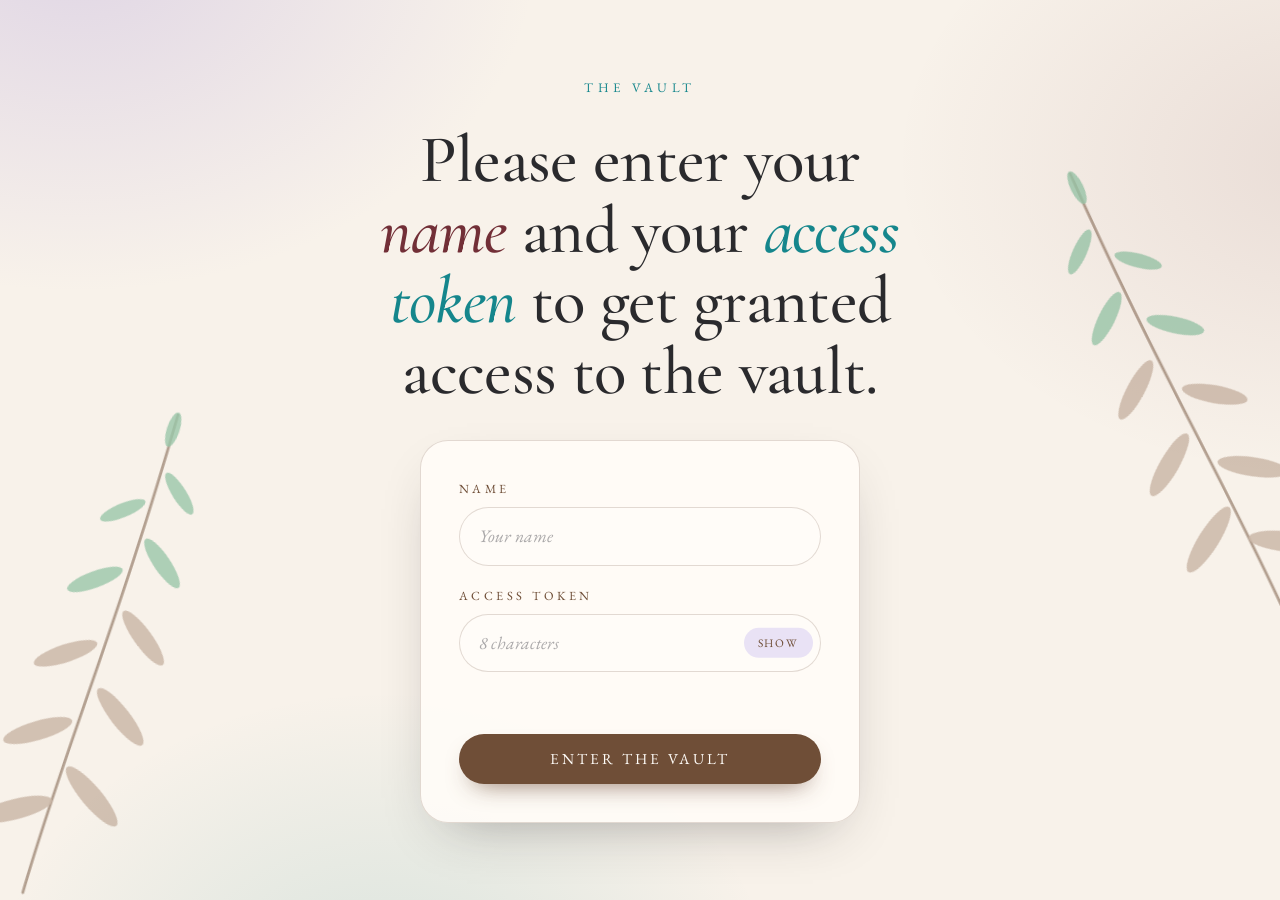
<file: index.html>
<!doctype html>
<html lang="en">
<head>
  <meta charset="utf-8">
  <meta name="viewport" content="width=device-width, initial-scale=1, viewport-fit=cover">
  <title>The Vault</title>
  <meta name="description" content="A private little corner of the internet.">
  <meta name="robots" content="noindex, nofollow">
  <meta name="theme-color" content="#f8f2ea">
  <link rel="icon" href="images/favicon.svg" type="image/svg+xml">
  <link rel="preconnect" href="https://fonts.googleapis.com">
  <link rel="preconnect" href="https://fonts.gstatic.com" crossorigin>
  <link href="https://fonts.googleapis.com/css2?family=Cormorant+Garamond:ital,wght@0,400;0,500;0,600;0,700;1,400;1,500;1,600&family=EB+Garamond:ital,wght@0,400;0,500;1,400&display=swap" rel="stylesheet">
  <link rel="stylesheet" href="css/style.css">
  <link rel="stylesheet" href="css/login.css">
</head>
<body class="login-body">
  <noscript><div class="noscript-msg">The vault needs JavaScript switched on to open.</div></noscript>

  <img class="sprig sprig--left" src="images/decor/sprig.svg" alt="" aria-hidden="true">
  <img class="sprig sprig--right" src="images/decor/sprig.svg" alt="" aria-hidden="true">

  <main class="page login" id="login-page">
    <p class="eyebrow">The Vault</p>
    <h1 class="login__title">
      Please enter your <em>name</em> and your <em>access token</em> to get granted access to the vault.
    </h1>

    <form id="login-form" class="login-card" autocomplete="off" novalidate>
      <div class="field">
        <label for="name">Name</label>
        <input id="name" name="visitor-name" type="text" inputmode="text" autocomplete="off"
               autocapitalize="words" spellcheck="false" placeholder="Your name" required>
      </div>

      <div class="field">
        <label for="token">Access token</label>
        <div class="field__row">
          <input id="token" name="vault-token" type="password" autocomplete="new-password"
                 autocapitalize="off" autocorrect="off" spellcheck="false" placeholder="8 characters" required>
          <button type="button" id="toggle-token" class="field__toggle" aria-label="Show access token" aria-pressed="false">Show</button>
        </div>
      </div>

      <p id="form-hint" class="hint" role="status" aria-live="polite"></p>

      <button type="submit" id="submit" class="pill-btn">Enter the vault</button>
    </form>
  </main>

  <!-- Welcome window (shown after a verified token) -->
  <div class="modal-backdrop" id="welcome-modal" hidden>
    <div class="modal modal--welcome" role="dialog" aria-modal="true" aria-labelledby="welcome-title">
      <div class="modal__icon" aria-hidden="true">
        <svg viewBox="0 0 24 24" fill="none" stroke="currentColor" stroke-width="1.6" stroke-linecap="round" stroke-linejoin="round"><path d="M12 21s-7-4.6-9.2-9.2C1.2 8.4 3 5 6.4 5c2 0 3.5 1.1 4.3 2.6h2.6C14.100 6.100 15.600 5 17.600 5 21 5 22.800 8.400 21.200 11.800 19 16.400 12 21 12 21z"/></svg>
      </div>
      <h2 id="welcome-title"></h2>
      <p class="welcome-sub">We’ll be redirecting you to the vault soon</p>
      <div class="progress" aria-hidden="true"><span></span></div>
    </div>
  </div>

  <!-- Access denied window -->
  <div class="modal-backdrop" id="denied-modal" hidden>
    <div class="modal modal--denied" role="alertdialog" aria-modal="true" aria-labelledby="denied-title" aria-describedby="denied-text">
      <div class="modal__icon" aria-hidden="true">
        <svg viewBox="0 0 24 24" fill="none" stroke="currentColor" stroke-width="1.7" stroke-linecap="round" stroke-linejoin="round"><path d="M12 3l7.500 3v5.500c0 4.500-3 8-7.500 9.500C7.500 19.500 4.500 16 4.500 11.500V6L12 3z"/><path d="M9.200 9.200l5.600 5.600M14.800 9.200l-5.600 5.600"/></svg>
      </div>
      <h2 id="denied-title">Access denied</h2>
      <p id="denied-text">You do not have permission to enter the vault. Please double-check your access token to make sure it was entered correctly and try again. If it still does not work, you do not have access to the vault.</p>
      <button type="button" class="pill-btn" id="denied-close">Try again</button>
    </div>
  </div>

  <script src="js/auth-data.js"></script>
  <script src="js/auth.js"></script>
  <script src="js/login.js"></script>
</body>
</html>
</file>
<file: css/style.css>
/* ==========================================================
   style.css - shared look & feel (palette, type, nav, modals)
   Palette: Coffee Brown, Charcoal Black, Lavender Purple,
            Wine Red, Tropical Greenish Blue, Tropical Green
   ========================================================== */

:root {
  --coffee: #6f4e37;
  --coffee-soft: #a08068;
  --charcoal: #2a2a2d;
  --charcoal-soft: #55555c;
  --lavender: #b9a9dd;
  --lavender-soft: #e9e2f5;
  --wine: #722f37;
  --wine-soft: #f2e0e2;
  --teal: #15868c;
  --teal-soft: #dbeff0;
  --green: #3e9b6a;
  --green-soft: #def1e6;

  --cream: #f8f2ea;
  --paper: #fffcf8;
  --line: rgba(111, 78, 55, 0.2);

  --alert: #b3202a;
  --alert-soft: #fbe9ea;

  --font-display: "Cormorant Garamond", "Cormorant", Garamond, "EB Garamond", "Times New Roman", serif;
  --font-body: "EB Garamond", Garamond, "Cormorant Garamond", "Times New Roman", serif;

  --radius: 20px;
  --shadow: 0 22px 55px -28px rgba(42, 42, 45, 0.45);
  --gutter: clamp(16px, 4vw, 48px);
}

*, *::before, *::after { box-sizing: border-box; }

html { -webkit-text-size-adjust: 100%; scroll-behavior: smooth; }

body {
  margin: 0;
  min-height: 100vh;
  min-height: 100dvh;
  font-family: var(--font-body);
  font-size: clamp(1.08rem, 0.35vw + 1rem, 1.25rem);
  line-height: 1.6;
  color: var(--charcoal);
  background-color: var(--cream);
  background-image:
    radial-gradient(60vmax 45vmax at 6% -6%, rgba(185, 169, 221, 0.38), transparent 60%),
    radial-gradient(55vmax 40vmax at 104% 18%, rgba(114, 47, 55, 0.11), transparent 62%),
    radial-gradient(50vmax 40vmax at 30% 112%, rgba(21, 134, 140, 0.14), transparent 62%);
  background-attachment: fixed;
  -webkit-font-smoothing: antialiased;
  text-rendering: optimizeLegibility;
  overflow-x: hidden;
}

h1, h2, h3 { font-family: var(--font-display); font-weight: 500; line-height: 1.05; margin: 0; }
p { margin: 0; }
a { color: inherit; }
img { max-width: 100%; display: block; }
button, input { font: inherit; color: inherit; }
:focus-visible { outline: 2px solid var(--teal); outline-offset: 3px; border-radius: 6px; }

.eyebrow {
  font-family: var(--font-body);
  font-size: 0.82rem;
  letter-spacing: 0.34em;
  text-transform: uppercase;
  color: var(--teal);
}

.num { font-feature-settings: "lnum" 1, "tnum" 1; font-variant-numeric: lining-nums tabular-nums; }

/* decorative sprigs in the page corners */
.sprig {
  position: fixed;
  z-index: 0;
  width: clamp(110px, 20vw, 260px);
  opacity: 0.5;
  pointer-events: none;
}
.sprig--left { left: -2vw; bottom: -2vh; transform: rotate(18deg); }
.sprig--right { right: -2vw; top: 14vh; transform: rotate(-26deg) scaleX(-1); }

.page { position: relative; z-index: 1; }

.pill-btn {
  display: inline-flex;
  align-items: center;
  justify-content: center;
  gap: 0.6em;
  padding: 0.85em 2.1em;
  border: 0;
  border-radius: 999px;
  background: var(--coffee);
  color: var(--paper);
  font-size: 0.95rem;
  letter-spacing: 0.2em;
  text-transform: uppercase;
  cursor: pointer;
  transition: transform 0.2s ease, background 0.2s ease, box-shadow 0.2s ease;
  box-shadow: 0 12px 26px -14px rgba(111, 78, 55, 0.9);
}
.pill-btn:hover { background: var(--wine); transform: translateY(-2px); }
.pill-btn:active { transform: translateY(0); }
.pill-btn[disabled] { opacity: 0.6; cursor: wait; transform: none; }

/* ---------- navigation ---------- */
.site-nav {
  position: sticky;
  top: 0;
  z-index: 50;
  background: rgba(248, 242, 234, 0.86);
  -webkit-backdrop-filter: blur(12px);
  backdrop-filter: blur(12px);
  border-bottom: 1px solid var(--line);
}
.site-nav__inner {
  max-width: 1280px;
  margin: 0 auto;
  padding: 14px var(--gutter);
  display: flex;
  align-items: center;
  justify-content: space-between;
  gap: 18px;
}
.site-nav__brand {
  font-family: var(--font-display);
  font-style: italic;
  font-size: 1.55rem;
  color: var(--wine);
  text-decoration: none;
  white-space: nowrap;
}
.site-nav__links {
  list-style: none;
  margin: 0;
  padding: 0;
  display: flex;
  align-items: center;
  gap: clamp(16px, 3vw, 44px);
}
.site-nav__links a,
.site-nav__links button.nav-link {
  background: none;
  border: 0;
  padding: 6px 2px;
  font-size: 0.82rem;
  letter-spacing: 0.22em;
  text-transform: uppercase;
  color: var(--coffee);
  text-decoration: none;
  cursor: pointer;
  position: relative;
  white-space: nowrap;
}
.site-nav__links a::after,
.site-nav__links button.nav-link::after {
  content: "";
  position: absolute;
  left: 0; right: 0; bottom: 0;
  height: 1px;
  background: var(--wine);
  transform: scaleX(0);
  transition: transform 0.25s ease;
}
.site-nav__links a:hover::after,
.site-nav__links button.nav-link:hover::after,
.site-nav__links [aria-current="page"]::after { transform: scaleX(1); }
.site-nav__links [aria-current="page"] { color: var(--wine); }

.has-sub { position: relative; }
.has-sub .caret { display: inline-block; margin-left: 0.35em; font-size: 0.7em; transition: transform 0.2s; }
.has-sub[data-open="true"] .caret { transform: rotate(180deg); }
.sub {
  list-style: none;
  margin: 0;
  padding: 10px;
  position: absolute;
  top: calc(100% + 10px);
  left: 50%;
  min-width: 180px;
  transform: translateX(-50%) translateY(6px);
  background: var(--paper);
  border: 1px solid var(--line);
  border-radius: 14px;
  box-shadow: var(--shadow);
  opacity: 0;
  visibility: hidden;
  transition: opacity 0.2s, transform 0.2s, visibility 0.2s;
}
.has-sub[data-open="true"] .sub,
.has-sub:hover .sub,
.has-sub:focus-within .sub { opacity: 1; visibility: visible; transform: translateX(-50%) translateY(0); }
.sub a { display: block; padding: 10px 14px; border-radius: 10px; text-align: center; }
.sub a:hover { background: var(--lavender-soft); }
.sub a::after { display: none; }

.site-nav__leave {
  background: none;
  border: 1px solid var(--line);
  border-radius: 999px;
  padding: 7px 18px;
  font-size: 0.74rem;
  letter-spacing: 0.2em;
  text-transform: uppercase;
  color: var(--charcoal-soft);
  cursor: pointer;
  transition: background 0.2s, color 0.2s;
  white-space: nowrap;
}
.site-nav__leave:hover { background: var(--charcoal); color: var(--paper); }

.nav-toggle {
  display: none;
  width: 44px; height: 44px;
  background: none;
  border: 1px solid var(--line);
  border-radius: 50%;
  cursor: pointer;
  position: relative;
}
.nav-toggle span, .nav-toggle span::before, .nav-toggle span::after {
  content: "";
  position: absolute;
  left: 12px; right: 12px;
  height: 2px;
  background: var(--coffee);
  transition: transform 0.25s, opacity 0.25s;
}
.nav-toggle span { top: 21px; }
.nav-toggle span::before { left: 0; right: 0; top: -6px; }
.nav-toggle span::after { left: 0; right: 0; top: 6px; }
.site-nav[data-menu="open"] .nav-toggle span { background: transparent; }
.site-nav[data-menu="open"] .nav-toggle span::before { transform: translateY(6px) rotate(45deg); }
.site-nav[data-menu="open"] .nav-toggle span::after { transform: translateY(-6px) rotate(-45deg); }

@media (max-width: 860px) {
  .nav-toggle { display: block; }
  .site-nav__inner { flex-wrap: wrap; }
  .site-nav__panel {
    display: none;
    width: 100%;
    flex-direction: column;
    align-items: stretch;
    gap: 6px;
    padding: 10px 0 14px;
  }
  .site-nav[data-menu="open"] .site-nav__panel { display: flex; }
  .site-nav__links { flex-direction: column; align-items: stretch; gap: 2px; }
  .site-nav__links a, .site-nav__links button.nav-link {
    display: block;
    width: 100%;
    text-align: left;
    padding: 13px 4px;
    font-size: 0.9rem;
  }
  .site-nav__links a::after, .site-nav__links button.nav-link::after { display: none; }
  .has-sub .sub {
    position: static;
    transform: none;
    opacity: 1;
    visibility: visible;
    display: none;
    box-shadow: none;
    border: 0;
    border-left: 2px solid var(--lavender);
    border-radius: 0;
    background: transparent;
    margin: 0 0 6px 8px;
    padding: 0 0 0 10px;
  }
  .has-sub[data-open="true"] .sub { display: block; transform: none; }
  .has-sub:hover .sub, .has-sub:focus-within .sub { transform: none; }
  .sub a { text-align: left; }
  .site-nav__leave { align-self: flex-start; }
}

/* ---------- modal windows (login result dialogs) ---------- */
.modal-backdrop {
  position: fixed;
  inset: 0;
  z-index: 200;
  display: grid;
  place-items: center;
  padding: 20px;
  background: rgba(42, 42, 45, 0.5);
  -webkit-backdrop-filter: blur(5px);
  backdrop-filter: blur(5px);
  animation: fade-in 0.3s ease both;
}
.modal-backdrop[hidden] { display: none; }

.modal {
  width: min(520px, 100%);
  background: var(--paper);
  border-radius: 26px;
  padding: clamp(26px, 5vw, 44px);
  text-align: center;
  box-shadow: 0 40px 90px -30px rgba(0, 0, 0, 0.55);
  animation: pop-in 0.5s cubic-bezier(0.2, 0.9, 0.25, 1.15) both;
}
.modal h2 { font-size: clamp(1.9rem, 5vw, 2.6rem); margin-bottom: 12px; }
.modal p { color: var(--charcoal-soft); }

.modal--denied {
  border: 2px solid var(--alert);
  background: linear-gradient(var(--alert-soft), var(--paper) 70%);
}
.modal--denied h2 { color: var(--alert); }
.modal--denied .modal__icon { color: var(--alert); background: #fff; border-color: rgba(179, 32, 42, 0.35); }
.modal--denied .pill-btn { background: var(--alert); margin-top: 22px; box-shadow: 0 12px 26px -14px rgba(179, 32, 42, 0.9); }
.modal--denied .pill-btn:hover { background: #8e1820; }

.modal--welcome { border: 1px solid var(--line); }
.modal--welcome h2 { color: var(--wine); }
.modal--welcome .welcome-sub { font-size: 1.15rem; }

.modal__icon {
  width: 68px; height: 68px;
  margin: 0 auto 18px;
  display: grid;
  place-items: center;
  border-radius: 50%;
  border: 1px solid var(--line);
  background: var(--lavender-soft);
  color: var(--teal);
}
.modal__icon svg { width: 32px; height: 32px; }

.progress {
  height: 3px;
  margin-top: 26px;
  border-radius: 3px;
  background: var(--lavender-soft);
  overflow: hidden;
}
.progress span {
  display: block;
  height: 100%;
  width: 0;
  background: linear-gradient(90deg, var(--teal), var(--green));
  animation: fill var(--redirect, 3.4s) linear forwards;
}

@keyframes fade-in { from { opacity: 0; } to { opacity: 1; } }
@keyframes pop-in { from { opacity: 0; transform: translateY(24px) scale(0.94); } to { opacity: 1; transform: none; } }
@keyframes fill { to { width: 100%; } }

body.no-scroll { overflow: hidden; }

noscript .noscript-msg {
  position: fixed; inset: 0; z-index: 999;
  display: grid; place-items: center; text-align: center;
  padding: 24px; background: var(--cream); font-size: 1.3rem;
}

@media (prefers-reduced-motion: reduce) {
  *, *::before, *::after { animation-duration: 0.01ms !important; animation-iteration-count: 1 !important; transition-duration: 0.01ms !important; scroll-behavior: auto !important; }
}
</file>
<file: css/login.css>
/* login.css - the security page */

.login-body { display: block; }

.login {
  min-height: 100vh;
  min-height: 100dvh;
  display: flex;
  flex-direction: column;
  align-items: center;
  justify-content: center;
  gap: clamp(18px, 3vh, 30px);
  padding: 48px var(--gutter);
  text-align: center;
  transition: opacity 0.5s ease;
}

.login__title {
  max-width: 17ch;
  font-size: clamp(2.1rem, 6.2vw, 4.2rem);
  font-weight: 500;
  letter-spacing: -0.01em;
  color: var(--charcoal);
}
.login__title em { color: var(--wine); font-weight: 500; }
.login__title em:last-of-type { color: var(--teal); }

.login-card {
  width: min(440px, 100%);
  margin-top: 6px;
  padding: clamp(24px, 5vw, 38px);
  background: rgba(255, 252, 248, 0.9);
  border: 1px solid var(--line);
  border-radius: 28px;
  box-shadow: var(--shadow);
  text-align: left;
  display: flex;
  flex-direction: column;
  gap: 20px;
  transform-origin: 50% 60%;
}

.field label {
  display: block;
  margin-bottom: 8px;
  font-size: 0.78rem;
  letter-spacing: 0.28em;
  text-transform: uppercase;
  color: var(--coffee);
}
.field input {
  width: 100%;
  padding: 0.8em 1.1em;
  border: 1px solid var(--line);
  border-radius: 999px;
  background: var(--paper);
  font-size: 1.1rem;
  transition: border-color 0.2s, box-shadow 0.2s;
}
.field input::placeholder { color: rgba(85, 85, 92, 0.5); font-style: italic; }
.field input:focus { outline: none; border-color: var(--teal); box-shadow: 0 0 0 4px rgba(21, 134, 140, 0.15); }
.field__row { position: relative; }
.field__row input { padding-right: 5.2em; }
.field__toggle {
  position: absolute;
  right: 8px; top: 50%;
  transform: translateY(-50%);
  padding: 6px 14px;
  border: 0;
  border-radius: 999px;
  background: var(--lavender-soft);
  color: var(--coffee);
  font-size: 0.72rem;
  letter-spacing: 0.16em;
  text-transform: uppercase;
  cursor: pointer;
}
.field__toggle:hover { background: var(--lavender); }

.hint { min-height: 1.4em; font-size: 0.98rem; color: var(--wine); text-align: center; }

.login-card .pill-btn { width: 100%; }

/* animations */
.login-card.is-shaking { animation: shake 0.5s cubic-bezier(0.36, 0.07, 0.19, 0.97) both; }
.login-card.is-closing { animation: card-close 0.75s cubic-bezier(0.55, 0, 0.7, 0.2) forwards; pointer-events: none; }
.login.is-closing .login__title,
.login.is-closing .eyebrow { animation: fade-up-out 0.6s ease forwards; }

@keyframes shake {
  10%, 90% { transform: translateX(-2px); }
  20%, 80% { transform: translateX(5px); }
  30%, 50%, 70% { transform: translateX(-9px); }
  40%, 60% { transform: translateX(9px); }
}
@keyframes card-close {
  0% { opacity: 1; transform: none; filter: blur(0); }
  100% { opacity: 0; transform: scale(0.82) translateY(34px); filter: blur(6px); }
}
@keyframes fade-up-out {
  to { opacity: 0; transform: translateY(-16px); }
}
</file>
<file: css/journey.css>
/* journey.css - the "Journey So Far" home page */

.journey {
  max-width: 1180px;
  margin: 0 auto;
  padding: clamp(28px, 6vw, 70px) var(--gutter) 90px;
}

.c-wine { color: var(--wine); }
.c-coffee { color: var(--coffee); }
.c-teal { color: var(--teal); }

/* ---------- hero ---------- */
.hero { text-align: center; padding-bottom: clamp(28px, 5vw, 56px); }
.hero__born {
  margin-top: 22px;
  font-family: var(--font-display);
  font-style: italic;
  font-size: 1.35rem;
  color: var(--coffee-soft);
}
.hero__date {
  margin-top: 4px;
  font-size: clamp(2.9rem, 11.5vw, 8.2rem);
  font-weight: 500;
  letter-spacing: -0.02em;
  line-height: 0.98;
}
.hero__today { margin-top: 22px; font-size: 1.15rem; color: var(--charcoal-soft); }
.hero__today strong { color: var(--coffee); font-weight: 500; }
.hero__birthday {
  display: inline-block;
  margin-top: 18px;
  padding: 0.35em 1.4em;
  border-radius: 999px;
  background: var(--wine);
  color: var(--paper);
  font-family: var(--font-display);
  font-style: italic;
  font-size: 1.6rem;
}
.hero__birthday[hidden] { display: none; }

/* ---------- age ---------- */
.age {
  padding: clamp(24px, 4vw, 44px);
  border-radius: 32px;
  background: var(--charcoal);
  color: var(--cream);
  box-shadow: var(--shadow);
  position: relative;
  overflow: hidden;
}
.age::before {
  content: "";
  position: absolute;
  inset: -40% -10% auto auto;
  width: 60%;
  aspect-ratio: 1;
  background: radial-gradient(closest-side, rgba(185, 169, 221, 0.28), transparent);
  pointer-events: none;
}
.age__title {
  text-align: center;
  font-size: clamp(1.4rem, 3vw, 1.9rem);
  font-style: italic;
  color: var(--lavender);
  margin-bottom: clamp(18px, 3vw, 30px);
}
.age__grid {
  position: relative;
  display: grid;
  grid-template-columns: repeat(7, 1fr);
  gap: clamp(8px, 1.6vw, 20px);
}
.age__cell {
  text-align: center;
  padding: 14px 4px;
  border-radius: 18px;
  background: rgba(248, 242, 234, 0.06);
  border: 1px solid rgba(248, 242, 234, 0.1);
}
.age__cell b {
  display: block;
  font-family: var(--font-display);
  font-weight: 500;
  font-size: clamp(1.9rem, 4.6vw, 3.6rem);
  line-height: 1.05;
  min-height: 1.05em;
}
.age__cell span {
  display: block;
  margin-top: 6px;
  font-size: clamp(0.58rem, 1.1vw, 0.76rem);
  letter-spacing: 0.2em;
  text-transform: uppercase;
  color: rgba(248, 242, 234, 0.62);
}
.age__cell--ms b { color: var(--lavender); }

@media (max-width: 760px) {
  .age__grid { grid-template-columns: repeat(4, 1fr); }
  .age__cell--ms { grid-column: span 1; }
}
@media (max-width: 420px) {
  .age__grid { grid-template-columns: repeat(3, 1fr); }
}

/* ---------- counters ---------- */
.stats {
  margin-top: clamp(28px, 5vw, 56px);
  display: grid;
  grid-template-columns: repeat(2, 1fr);
  gap: clamp(14px, 2vw, 24px);
}
.stat {
  --accent: var(--coffee);
  --accent-soft: #efe5dc;
  position: relative;
  padding: 26px 26px 24px;
  border-radius: var(--radius);
  background: rgba(255, 252, 248, 0.88);
  border: 1px solid var(--line);
  box-shadow: 0 16px 40px -30px rgba(42, 42, 45, 0.5);
  overflow: hidden;
  display: flex;
  flex-direction: column;
  gap: 10px;
  transition: transform 0.3s ease, box-shadow 0.3s ease;
}
.stat::before {
  content: "";
  position: absolute;
  left: 0; right: 0; top: 0;
  height: 5px;
  background: var(--accent);
}
.stat:hover { transform: translateY(-3px); box-shadow: 0 22px 44px -28px rgba(42, 42, 45, 0.55); }
.stat--wine { --accent: var(--wine); --accent-soft: var(--wine-soft); }
.stat--teal { --accent: var(--teal); --accent-soft: var(--teal-soft); }
.stat--lavender { --accent: var(--lavender); --accent-soft: var(--lavender-soft); }
.stat--green { --accent: var(--green); --accent-soft: var(--green-soft); }
.stat--coffee { --accent: var(--coffee); --accent-soft: #efe5dc; }
.stat--wide { grid-column: 1 / -1; }

.stat h3 {
  font-family: var(--font-body);
  font-size: 0.8rem;
  font-weight: 500;
  letter-spacing: 0.2em;
  text-transform: uppercase;
  line-height: 1.5;
  color: var(--charcoal-soft);
}
.est {
  font-style: normal;
  color: var(--accent, var(--teal));
  font-size: 1.15em;
  cursor: help;
}
.stat__value {
  font-family: var(--font-display);
  font-weight: 500;
  font-size: clamp(1.8rem, 4.2vw, 2.7rem);
  line-height: 1.1;
  color: var(--charcoal);
  overflow-wrap: anywhere;
  min-height: 1.1em;
}
.stat--wine .stat__value { color: var(--wine); }
.stat--teal .stat__value { color: var(--teal); }
.stat--green .stat__value { color: #2c7d53; }
.stat--coffee .stat__value { color: var(--coffee); }
.stat--lavender .stat__value { color: #7b64b5; }
.stat__note { font-size: 0.98rem; color: var(--charcoal-soft); line-height: 1.45; }

@media (max-width: 720px) { .stats { grid-template-columns: 1fr; } }

/* elections */
.chips { list-style: none; margin: 4px 0 0; padding: 0; display: flex; flex-wrap: wrap; gap: 8px; }
.chips li {
  padding: 5px 14px;
  border-radius: 999px;
  background: var(--accent-soft);
  font-size: 0.95rem;
  color: var(--coffee);
}
.chips li b { font-weight: 500; margin-right: 6px; color: var(--wine); }
.president {
  margin-top: 8px;
  padding-top: 16px;
  border-top: 1px dashed var(--line);
  display: flex;
  flex-wrap: wrap;
  align-items: baseline;
  gap: 6px 14px;
}
.president span { font-size: 0.78rem; letter-spacing: 0.2em; text-transform: uppercase; color: var(--charcoal-soft); }
.president strong { font-family: var(--font-display); font-weight: 500; font-size: 1.7rem; color: var(--charcoal); }
.president em { color: var(--coffee-soft); }

/* eclipses */
.duo { display: grid; grid-template-columns: 1fr 1fr; gap: 14px; }
.duo div { padding: 14px; border-radius: 16px; background: var(--accent-soft); text-align: center; }
.duo b { display: block; font-family: var(--font-display); font-weight: 500; font-size: clamp(2.2rem, 6vw, 3.6rem); line-height: 1.05; color: var(--accent); }
.duo span { font-size: 0.78rem; letter-spacing: 0.2em; text-transform: uppercase; color: var(--charcoal-soft); }

/* ---------- the day itself ---------- */
.day {
  margin-top: clamp(40px, 7vw, 84px);
  padding: clamp(26px, 5vw, 54px);
  border-radius: 32px;
  background: linear-gradient(160deg, rgba(233, 226, 245, 0.8), rgba(255, 252, 248, 0.9) 60%);
  border: 1px solid var(--line);
  text-align: center;
}
.day h2 { margin: 6px 0 28px; font-size: clamp(2rem, 5vw, 3.2rem); color: var(--wine); font-style: italic; }
.day__cols { display: grid; grid-template-columns: repeat(auto-fit, minmax(min(100%, 300px), 1fr)); gap: clamp(20px, 4vw, 48px); text-align: left; }
.day h3 { font-size: 1.5rem; color: var(--teal); margin-bottom: 10px; }
.day ul { margin: 0; padding: 0; list-style: none; display: grid; gap: 12px; }
.day li { padding-left: 22px; position: relative; }
.day li::before {
  content: "";
  position: absolute;
  left: 0; top: 0.62em;
  width: 8px; height: 8px;
  border-radius: 50%;
  background: var(--lavender);
}

/* ---------- closing line ---------- */
.more {
  margin: clamp(46px, 8vw, 100px) 0 8px;
  text-align: center;
  font-family: var(--font-display);
  font-style: italic;
  font-size: clamp(2.4rem, 8vw, 5.6rem);
  line-height: 1.05;
  color: var(--wine);
}
.footnote { text-align: center; font-size: 0.9rem; color: var(--charcoal-soft); margin-top: 30px; }
</file>
<file: css/last-time.css>
/* last-time.css - "One Last Time" with its Paintings and Songs sub-pages */

.c-wine { color: var(--wine); }
.c-teal { color: var(--teal); }

.last {
  min-height: calc(100vh - 80px);
  min-height: calc(100dvh - 80px);
  max-width: 900px;
  margin: 0 auto;
  padding: clamp(28px, 6vw, 70px) var(--gutter) 90px;
  display: flex;
  flex-direction: column;
  align-items: center;
  text-align: center;
  gap: clamp(22px, 4vw, 40px);
}

.tabs {
  display: inline-flex;
  gap: 6px;
  padding: 6px;
  border-radius: 999px;
  background: rgba(255, 252, 248, 0.85);
  border: 1px solid var(--line);
  box-shadow: 0 14px 30px -24px rgba(42, 42, 45, 0.6);
}
.tabs button {
  padding: 0.65em 2em;
  border: 0;
  border-radius: 999px;
  background: transparent;
  color: var(--coffee);
  font-size: 0.85rem;
  letter-spacing: 0.24em;
  text-transform: uppercase;
  cursor: pointer;
  transition: background 0.25s, color 0.25s;
}
.tabs button:hover { background: var(--lavender-soft); }
.tabs button[aria-selected="true"] { background: var(--coffee); color: var(--paper); }

.panel {
  flex: 1;
  width: 100%;
  display: flex;
  flex-direction: column;
  align-items: center;
  justify-content: center;
  gap: 8px;
  padding: clamp(30px, 8vw, 80px) 0;
  animation: rise 0.7s cubic-bezier(0.2, 0.8, 0.25, 1) both;
}
.panel[hidden] { display: none; }

.panel__title {
  font-size: clamp(2.4rem, 8vw, 5rem);
  font-weight: 500;
  letter-spacing: -0.01em;
}

.soon {
  font-family: var(--font-display);
  font-style: italic;
  font-size: clamp(2.8rem, 12vw, 8rem);
  line-height: 1;
  color: var(--coffee);
}
.soon::after {
  content: "";
  display: block;
  width: min(220px, 40%);
  height: 2px;
  margin: 26px auto 0;
  background: linear-gradient(90deg, transparent, var(--lavender), transparent);
}

@keyframes rise {
  from { opacity: 0; transform: translateY(22px); }
  to { opacity: 1; transform: none; }
}
</file>
<file: css/stills.css>
/* stills.css - "Past Present Future" streaming-style page */

.c-wine { color: var(--wine); }
.c-teal { color: var(--teal); }

.theatre {
  max-width: 1180px;
  margin: 0 auto;
  padding: clamp(28px, 6vw, 70px) var(--gutter) 90px;
}
.theatre__head { text-align: center; display: flex; flex-direction: column; align-items: center; gap: 14px; }
.theatre__head h1 { font-size: clamp(2.8rem, 9vw, 6.4rem); letter-spacing: -0.015em; color: var(--coffee); }

/* speech-bubble prompt above the films */
.bubble {
  position: relative;
  margin: 18px 0 clamp(26px, 4vw, 44px);
  padding: 0.7em 1.7em;
  border-radius: 999px;
  background: var(--lavender-soft);
  border: 1px solid rgba(185, 169, 221, 0.9);
  font-family: var(--font-display);
  font-style: italic;
  font-size: clamp(1.25rem, 2.6vw, 1.7rem);
  color: var(--coffee);
}
.bubble::after {
  content: "";
  position: absolute;
  left: 50%; bottom: -9px;
  width: 16px; height: 16px;
  background: var(--lavender-soft);
  border-right: 1px solid rgba(185, 169, 221, 0.9);
  border-bottom: 1px solid rgba(185, 169, 221, 0.9);
  transform: translateX(-50%) rotate(45deg);
}

/* ---------- film cards ---------- */
.films {
  display: grid;
  grid-template-columns: repeat(auto-fit, minmax(min(100%, 430px), 1fr));
  gap: clamp(22px, 3vw, 40px);
}
.film { display: flex; flex-direction: column; gap: 16px; }

.film__poster {
  position: relative;
  display: block;
  width: 100%;
  aspect-ratio: 16 / 9;
  padding: 0;
  border: 0;
  border-radius: 22px;
  overflow: hidden;
  cursor: pointer;
  color: #fff;
  text-align: left;
  background: var(--charcoal);
  box-shadow: 0 26px 50px -30px rgba(42, 42, 45, 0.8);
  transition: transform 0.35s ease, box-shadow 0.35s ease;
  isolation: isolate;
}
.film__poster--past { background: linear-gradient(135deg, var(--coffee), var(--charcoal) 80%); }
.film__poster--future { background: linear-gradient(135deg, var(--teal), var(--charcoal) 80%); }
.film__poster:hover, .film__poster:focus-visible {
  transform: translateY(-6px) scale(1.015);
  box-shadow: 0 34px 60px -28px rgba(42, 42, 45, 0.9);
}

.film__thumb {
  position: absolute;
  inset: 0;
  width: 100%; height: 100%;
  object-fit: cover;
  filter: blur(12px) brightness(0.55) saturate(0.9);
  transform: scale(1.12);
  transition: transform 0.6s ease, filter 0.4s ease;
  z-index: -2;
}
.film__poster:hover .film__thumb { transform: scale(1.18); filter: blur(9px) brightness(0.6) saturate(1); }
.film__thumb[data-missing="true"] { display: none; }

.film__shade {
  position: absolute;
  inset: 0;
  z-index: -1;
  background: linear-gradient(180deg, rgba(20, 20, 22, 0.15) 30%, rgba(20, 20, 22, 0.85));
}

.film__lock {
  position: absolute;
  left: 50%; top: 44%;
  width: clamp(64px, 11vw, 92px);
  aspect-ratio: 1;
  transform: translate(-50%, -50%);
  display: grid;
  place-items: center;
  border-radius: 50%;
  background: rgba(255, 252, 248, 0.16);
  border: 1px solid rgba(255, 252, 248, 0.5);
  -webkit-backdrop-filter: blur(6px);
  backdrop-filter: blur(6px);
}
.film__lock svg { width: 46%; height: 46%; }

.film__badge {
  position: absolute;
  top: 16px; left: 16px;
  padding: 4px 14px;
  border-radius: 999px;
  background: rgba(255, 252, 248, 0.2);
  border: 1px solid rgba(255, 252, 248, 0.45);
  font-size: 0.7rem;
  letter-spacing: 0.26em;
  text-transform: uppercase;
}

.film__title {
  position: absolute;
  left: 22px; right: 22px; bottom: 18px;
  font-family: var(--font-display);
  font-size: clamp(1.6rem, 3.6vw, 2.3rem);
  font-weight: 500;
  line-height: 1.1;
  text-shadow: 0 2px 14px rgba(0, 0, 0, 0.5);
}

.film__meta { text-align: center; display: grid; gap: 12px; }
.film__unlock {
  font-size: 0.82rem;
  letter-spacing: 0.24em;
  text-transform: uppercase;
  color: var(--coffee);
}

.countdown { display: grid; grid-template-columns: repeat(4, 1fr); gap: 10px; max-width: 420px; width: 100%; margin: 0 auto; }
.countdown span {
  padding: 12px 4px 10px;
  border-radius: 16px;
  background: rgba(255, 252, 248, 0.9);
  border: 1px solid var(--line);
}
.countdown b {
  display: block;
  font-family: var(--font-display);
  font-weight: 500;
  font-size: clamp(1.7rem, 4vw, 2.3rem);
  line-height: 1.05;
  color: var(--wine);
}
.countdown i {
  display: block;
  font-style: normal;
  font-size: 0.64rem;
  letter-spacing: 0.2em;
  text-transform: uppercase;
  color: var(--charcoal-soft);
}

/* ---------- first-look window (lightbox) ---------- */
.lb {
  position: fixed;
  inset: 0;
  z-index: 300;
  display: flex;
  flex-direction: column;
  align-items: center;
  justify-content: center;
  gap: 16px;
  padding: clamp(14px, 3vw, 36px);
  background: rgba(24, 22, 24, 0.94);
  -webkit-backdrop-filter: blur(8px);
  backdrop-filter: blur(8px);
  color: var(--cream);
  animation: fade-in 0.3s ease both;
}
.lb[hidden] { display: none; }

.lb__top {
  width: min(1100px, 100%);
  display: flex;
  align-items: center;
  justify-content: space-between;
  gap: 16px;
}
.lb__title { font-family: var(--font-display); font-size: clamp(1.3rem, 3.4vw, 2rem); font-style: italic; color: var(--lavender); }
.lb__count { font-size: 0.85rem; letter-spacing: 0.22em; color: rgba(248, 242, 234, 0.7); margin-right: 12px; }
.lb__close {
  width: 44px; height: 44px;
  flex: none;
  border-radius: 50%;
  border: 1px solid rgba(248, 242, 234, 0.35);
  background: transparent;
  color: var(--cream);
  font-size: 1.5rem;
  line-height: 1;
  cursor: pointer;
}
.lb__close:hover { background: rgba(248, 242, 234, 0.14); }

.lb__stage { position: relative; width: min(1100px, 100%); }
.lb__viewport {
  width: 100%;
  aspect-ratio: 16 / 9;
  max-height: calc(100dvh - 190px);
  margin: 0 auto;
  border-radius: 16px;
  overflow: hidden;
  background: #121214;
  touch-action: pan-y;
  cursor: grab;
  user-select: none;
  -webkit-user-select: none;
  box-shadow: 0 40px 80px -30px rgba(0, 0, 0, 0.8);
}
.lb__viewport.is-dragging { cursor: grabbing; }
.lb__track { display: flex; height: 100%; transition: transform 0.45s cubic-bezier(0.22, 0.8, 0.25, 1); will-change: transform; }
.lb__track.is-dragging { transition: none; }
.lb__slide { position: relative; flex: 0 0 100%; height: 100%; display: grid; place-items: center; }
.lb__slide img { width: 100%; height: 100%; object-fit: contain; pointer-events: none; -webkit-user-drag: none; }
.lb__missing {
  padding: 24px;
  text-align: center;
  color: rgba(248, 242, 234, 0.75);
  font-size: 1.05rem;
}
.lb__missing b { display: block; margin-top: 6px; font-family: monospace; font-weight: 400; color: var(--lavender); font-size: 1.1rem; word-break: break-all; }

.lb__arrow {
  position: absolute;
  top: 50%;
  width: 48px; height: 48px;
  transform: translateY(-50%);
  border-radius: 50%;
  border: 1px solid rgba(248, 242, 234, 0.4);
  background: rgba(24, 22, 24, 0.55);
  color: var(--cream);
  font-size: 1.5rem;
  line-height: 1;
  cursor: pointer;
  display: grid;
  place-items: center;
  transition: background 0.2s, opacity 0.2s;
  z-index: 2;
}
.lb__arrow:hover { background: rgba(185, 169, 221, 0.4); }
.lb__arrow[disabled] { opacity: 0.25; cursor: default; }
.lb__arrow--prev { left: 12px; }
.lb__arrow--next { right: 12px; }

.lb__dots { display: flex; gap: 10px; justify-content: center; }
.lb__dot {
  width: 10px; height: 10px;
  padding: 0;
  border-radius: 50%;
  border: 0;
  background: rgba(248, 242, 234, 0.3);
  cursor: pointer;
  transition: background 0.2s, transform 0.2s;
}
.lb__dot[aria-current="true"] { background: var(--lavender); transform: scale(1.35); }
.lb__hint { font-size: 0.82rem; letter-spacing: 0.2em; text-transform: uppercase; color: rgba(248, 242, 234, 0.5); }

@media (max-width: 600px) {
  .lb__arrow { width: 40px; height: 40px; }
  .lb__arrow--prev { left: 6px; }
  .lb__arrow--next { right: 6px; }
  .countdown { gap: 6px; }
}
</file>
